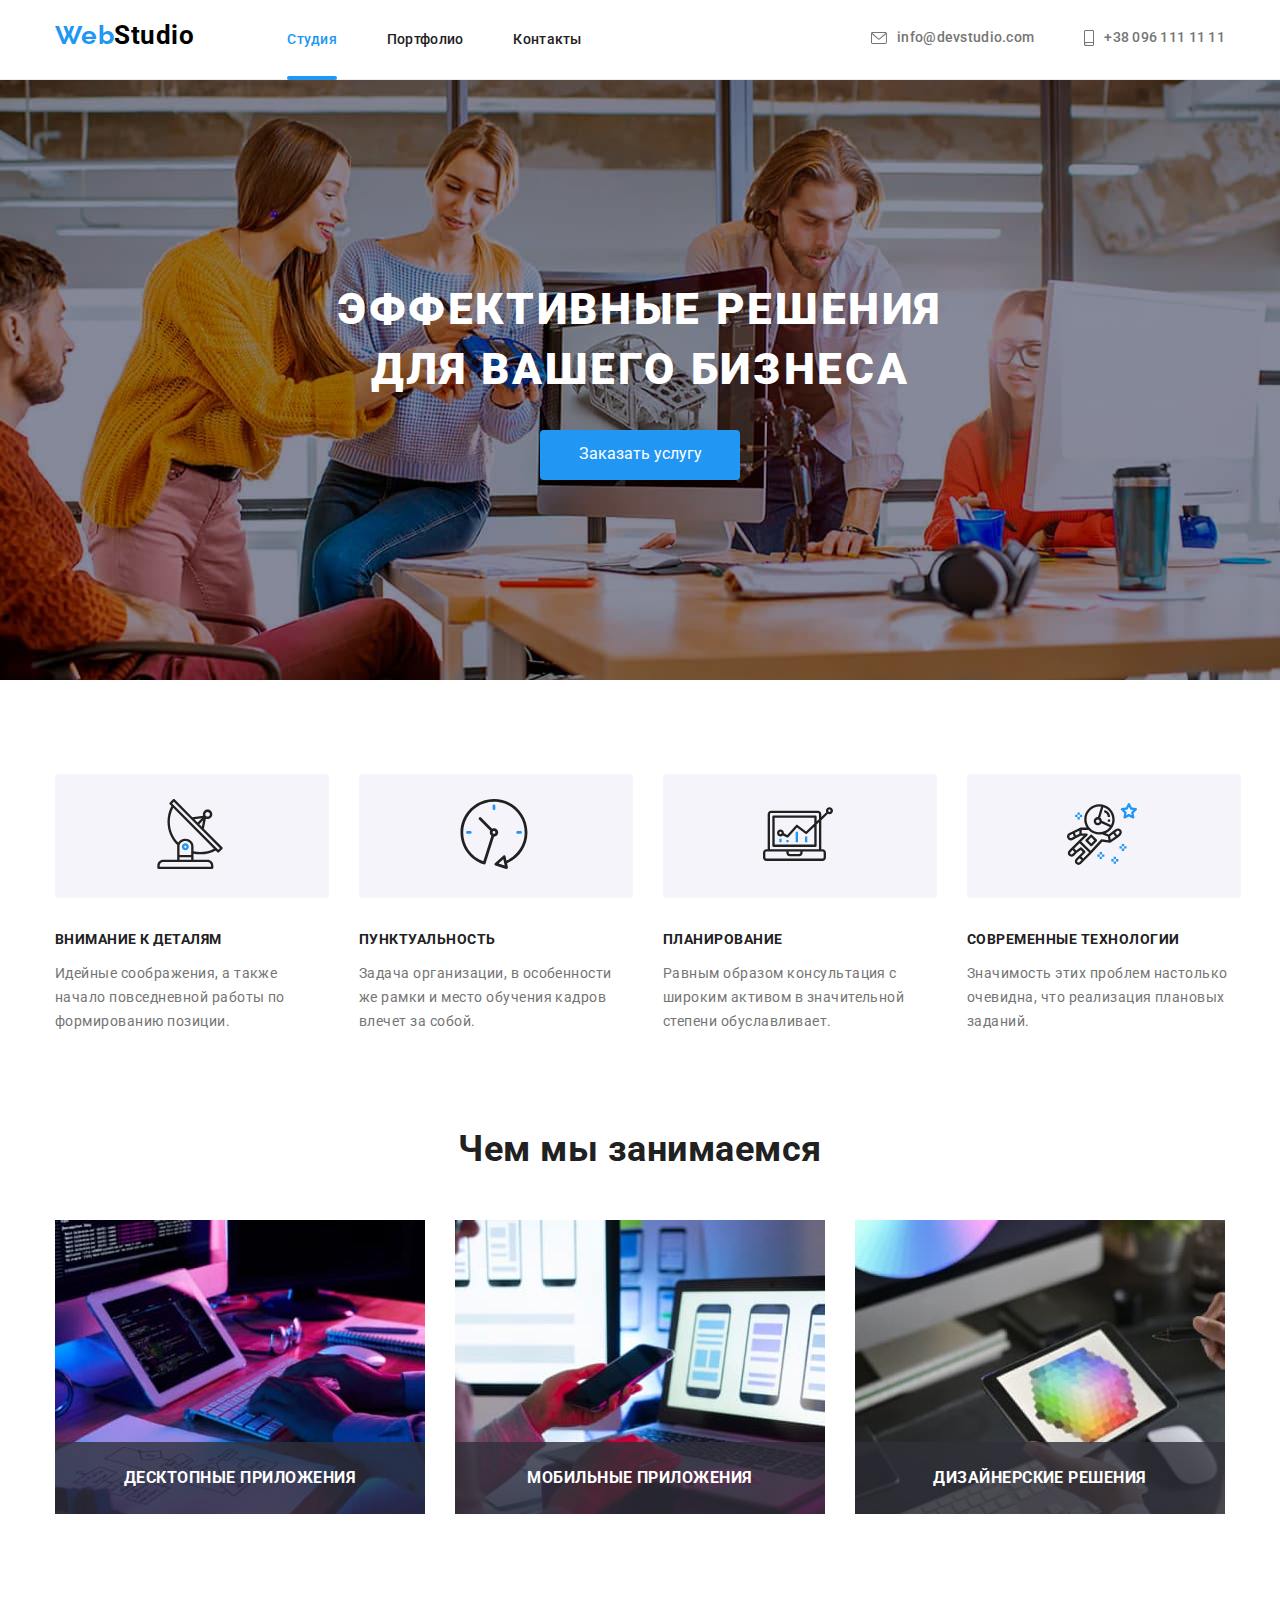
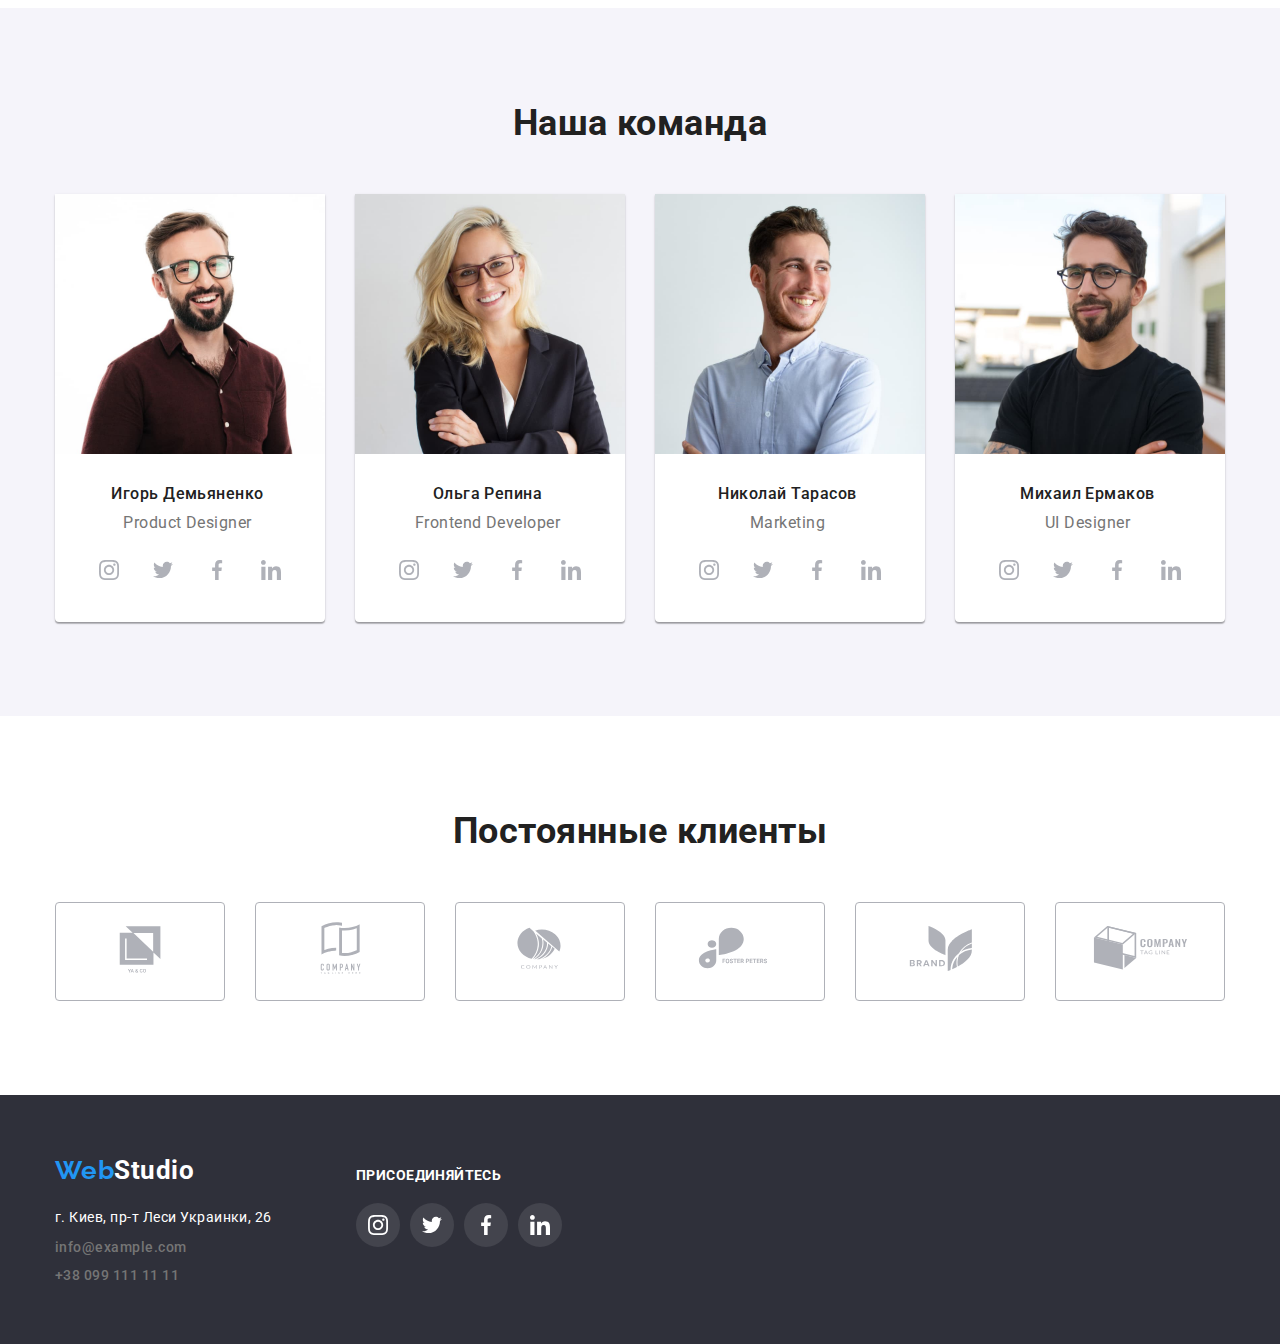
<file: index.html>
<!DOCTYPE html>
<html lang="ru">
<head>
    <meta charset="UTF-8">
    <meta http-equiv="X-UA-Compatible" content="IE=edge">
    <meta name="viewport" content="width=device-width, initial-scale=1.0">
    <title>Главная | Студия</title>
    <link rel="stylesheet"
        href="https://fonts.googleapis.com/css2?family=Raleway:wght@700&family=Roboto:wght@400;500;700;900&display=swap">
    <link rel="stylesheet" href="./css/modern-normalize.css">
        <link rel="stylesheet" href="./css/styles.css"> 
</head>

    <body>
        <!-- header -->
        <header class="page-header">
            <div class="container">
                <!-- webstudio logo -->
                <a class="logo-second" href="./index.html"><span class="logo-first">Web</span>Studio</a>
                <!-- website navigation -->
                <nav>
                    <ul class="nav list">
                        <li class="item"><a class="nav-links current" href="./index.html">Студия</a></li>
                        <li class="item"><a class="nav-links" href="./portfolio.html">Портфолио</a></li>
                        <li class="item"><a class="nav-links" href="">Контакты</a></li>
                    </ul>
                </nav>
                
                <!-- contacts -->
                <ul class="auth list">
                    <li class="item">
                        <a class="auth-nav" href="mailto:info@devstudio.com">
                            <svg class="icon" width="16px" height="12px">
                                <use href="./images/icons.svg#icon-envelope"></use>
                            </svg>
                            info@devstudio.com
                        </a>
                    </li>

                    <li class="item">
                        <a class="auth-nav smartphone-icon" href="tel:+380961111111">
                            <svg class="icon" width="10px" height="16px">
                                <use href="./images/icons.svg#icon-smartphone"></use>
                            </svg>
                             +38 096 111 11 11
                        </a>
                    </li>
                </ul>
            </div>
        </header>
    
        <main>
        <!-- hero -->
            <section class="hero">
                <div class="container">
                    <h1 class="hero-title">Эффективные решения <br /> для вашего бизнеса</h1>
                    <button type="button" class="button" data-modal-open>Заказать услугу</button>
                </div>
            </section>

        <!-- our advantagies -->
            <section class="section">
                <div class="container">
                    <h2 class="section-title hidden">Наши преимущества</h2>
                    <ul class="advantagies-list list">
                    <li class="items">
                        <div class="advantagies-box">
                            <svg width="70px" height="70px">
                                <use href="./images/icons.svg#icon-antenna"></use>
                            </svg>
                        </div>
                        <h3 class="title">Внимание к деталям</h3>
                        <p class="text">Идейные соображения, а также начало повседневной работы по формированию позиции.</p>
                    </li>

                    <li class="items">
                        <div class="advantagies-box">
                            <svg width="70px" height="70px">
                                <use href="./images/icons.svg#icon-clock"></use>
                            </svg>
                        </div>
                        <h3 class="title">Пунктуальность</h3>
                        <p class="text">Задача организации, в особенности же рамки и место обучения кадров влечет за собой.</p>
                    </li>
                    <li class="items">
                        <div class="advantagies-box">
                            <svg width="70px" height="70px">
                                <use href="./images/icons.svg#icon-diagram"></use>
                            </svg>
                        </div>
                        <h3 class="title">Планирование</h3>
                        <p class="text">Равным образом консультация с широким активом в значительной степени обуславливает.</p>
                    </li>
                    <li class="items">
                        <div class="advantagies-box">
                            <svg width="70px" height="70px">
                                <use href="./images/icons.svg#icon-astronaut"></use>
                            </svg>
                        </div>
                        <h3 class="title">Современные технологии</h3>
                        <p class="text">Значимость этих проблем настолько очевидна, что реализация плановых заданий.</p>
                    </li>
                </ul>
                </div>
            </section>

        <!-- what we do -->
            <section class="section no-top-padding">
               <div class="container">
                    <h2 class="section-title">Чем мы занимаемся</h2>
                    <ul class="examples list">
                        <li class="pics">
                            <div class="pics-wrapper">
                                <img src="./images/box1.jpg" alt="Человек работает за компьютером" width="370">
                                <div class="text-wrapper">
                                    <p class="text">Десктопные приложения</p>
                                </div>
                            </div>
                        </li>
                        
                        <li class="pics">
                            <div class="pics-wrapper">
                                <img src="./images/box2.jpg" alt="Человек cо смартфоном в руках работает за компьютером" width="370">
                                <div class="text-wrapper">
                                    <p class="text">Мобильные приложения</p>
                                </div>
                            </div>
                        </li>

                        <li class="pics">
                            <div class="pics-wrapper">
                                <img src="./images/box3.jpg" alt="Человек с планшетом в руках работает за компьютером" width="370">
                                <div class="text-wrapper">
                                    <p class="text">Дизайнерские решения</p>
                                </div>
                            </div>
                        </li>
                    </ul>
               </div>
            </section>

        <!-- our team -->
            <section class="section bg-color">
                <div class="container">
                    <h2 class="section-title">Наша команда</h2>
                    <ul class="team-list list">
                        <li class="team-thumb">
                            <img src="./images/img.jpg" alt="Фото дизайнера продукта" width="270">
                            
                            <div class="content">
                                <h3 class="title">Игорь Демьяненко</h3>
                                <p class="text">Product Designer</p>
                            </div>

                            <ul class="team-social">
                                <li class="team-social-element">
                                    <a class="team-social-link" href="#">
                                        <svg class="team-social-icon" width="20px" height="20px" aria-label="Instagram">
                                            <use href="./images/icons.svg#icon-instagram"></use>
                                        </svg>
                                    </a>
                                </li>
                            
                                <li class="team-social-element">
                                    <a class="team-social-link" href="#">
                                        <svg class="team-social-icon" width="20px" height="20px" aria-label="Twitter">
                                            <use href="./images/icons.svg#icon-twitter"></use>
                                        </svg>
                                    </a>
                                </li>
                            
                                <li class="team-social-element">
                                    <a class="team-social-link" href="#">
                                        <svg class="team-social-icon" width="20px" height="20px" aria-label="Facebook">
                                            <use href="./images/icons.svg#icon-facebook"></use>
                                        </svg>
                                    </a>
                                </li>
                            
                                <li class="team-social-element">
                                    <a class="team-social-link" href="#">
                                        <svg class="team-social-icon" width="20px" height="20px" aria-label="LinkedIn">
                                            <use href="./images/icons.svg#icon-linkedin"></use>
                                        </svg>
                                    </a>
                                </li>
                            </ul>
                        </li>
                    
                        <li class="team-thumb">
                            <img src="./images/img1.jpg" alt="Фото фронтэнд разработчика" width="270">
                            
                            <div class="content">
                                <h3 class="title">Ольга Репина</h3>
                                <p class="text">Frontend Developer</p>
                            </div>
                            
                            <ul class="team-social">
                                <li class="team-social-element">
                                    <a class="team-social-link" href="#">
                                        <svg class="team-social-icon" width="20px" height="20px" aria-label="Instagram">
                                            <use href="./images/icons.svg#icon-instagram"></use>
                                        </svg>
                                    </a>
                                </li>
                            
                                <li class="team-social-element">
                                    <a class="team-social-link" href="#">
                                        <svg class="team-social-icon" width="20px" height="20px" aria-label="Twitter">
                                            <use href="./images/icons.svg#icon-twitter"></use>
                                        </svg>
                                    </a>
                                </li>
                            
                                <li class="team-social-element">
                                    <a class="team-social-link" href="#">
                                        <svg class="team-social-icon" width="20px" height="20px" aria-label="Facebook">
                                            <use href="./images/icons.svg#icon-facebook"></use>
                                        </svg>
                                    </a>
                                </li>
                            
                                <li class="team-social-element">
                                    <a class="team-social-link" href="#">
                                        <svg class="team-social-icon" width="20px" height="20px" aria-label="LinkedIn">
                                            <use href="./images/icons.svg#icon-linkedin"></use>
                                        </svg>
                                    </a>
                                </li>
                            </ul>
                        </li>
                    
                        <li class="team-thumb">
                            <img src="./images/img2.jpg" alt="Фото маркетолога" width="270">
                            
                            <div class="content">
                                <h3 class="title">Николай Тарасов</h3>
                                <p class="text">Marketing</p>
                            </div>

                            <ul class="team-social">
                                <li class="team-social-element">
                                    <a class="team-social-link" href="#">
                                        <svg class="team-social-icon" width="20px" height="20px" aria-label="Instagram">
                                            <use href="./images/icons.svg#icon-instagram"></use>
                                        </svg>
                                    </a>
                                </li>
                            
                                <li class="team-social-element">
                                    <a class="team-social-link" href="#">
                                        <svg class="team-social-icon" width="20px" height="20px" aria-label="Twitter">
                                            <use href="./images/icons.svg#icon-twitter"></use>
                                        </svg>
                                    </a>
                                </li>
                            
                                <li class="team-social-element">
                                    <a class="team-social-link" href="#">
                                        <svg class="team-social-icon" width="20px" height="20px" aria-label="Facebook">
                                            <use href="./images/icons.svg#icon-facebook"></use>
                                        </svg>
                                    </a>
                                </li>
                            
                                <li class="team-social-element">
                                    <a class="team-social-link" href="#">
                                        <svg class="team-social-icon" width="20px" height="20px" aria-label="LinkedIn">
                                            <use href="./images/icons.svg#icon-linkedin"></use>
                                        </svg>
                                    </a>
                                </li>
                            </ul>
                        </li>
                    
                        <li class="team-thumb">
                            <img src="./images/img3.jpg" alt="Фото дизайнера" width="270">
                            
                            <div class="content">
                                <h3 class="title">Михаил Ермаков</h3>
                                <p class="text">UI Designer</p>
                            </div>

                            <ul class="team-social">
                                <li class="team-social-element">
                                    <a class="team-social-link" href="#">
                                        <svg class="team-social-icon" width="20px" height="20px" aria-label="Instagram">
                                            <use href="./images/icons.svg#icon-instagram"></use>
                                        </svg>
                                    </a>
                                </li>
                            
                                <li class="team-social-element">
                                    <a class="team-social-link" href="#">
                                        <svg class="team-social-icon" width="20px" height="20px" aria-label="Twitter">
                                            <use href="./images/icons.svg#icon-twitter"></use>
                                        </svg>
                                    </a>
                                </li>
                            
                                <li class="team-social-element">
                                    <a class="team-social-link" href="#">
                                        <svg class="team-social-icon" width="20px" height="20px" aria-label="Facebook">
                                            <use href="./images/icons.svg#icon-facebook"></use>
                                        </svg>
                                    </a>
                                </li>
                            
                                <li class="team-social-element">
                                    <a class="team-social-link" href="#">
                                        <svg class="team-social-icon" width="20px" height="20px" aria-label="LinkedIn">
                                            <use href="./images/icons.svg#icon-linkedin"></use>
                                        </svg>
                                    </a>
                                </li>
                            </ul>   
                        </li>
                    </ul>
                </div>
            </section>
        </main>

        <aside class="partners">
            <div class="container">
                <h2 class="partners-title">Постоянные клиенты</h2>
                <ul class="partners-list list">
                    <li class="partners-element">
                        <a class="partners-link" href="#">
                            <svg class="partners-icon" width="106px" height="60px">
                                <use href="./images/icons.svg#icon-client-1"></use>
                            </svg>
                        </a>
                    </li>
        
                    <li class="partners-element">
                        <a class="partners-link" href="#"><svg class="partners-icon" width="106px" height="60px">
                                <use href="./images/icons.svg#icon-client-2"></use>
                            </svg></a>
                    </li>
        
                    <li class="partners-element">
                        <a class="partners-link" href="#">
                            <svg class="partners-icon" width="106px" height="60px">
                                <use href="./images/icons.svg#icon-client-3"></use>
                            </svg>
                        </a>
                    </li>
        
                    <li class="partners-element">
                        <a class="partners-link" href="#">
                            <svg class="partners-icon" width="106px" height="60px">
                                <use href="./images/icons.svg#icon-client-4"></use>
                            </svg>
                        </a>
                    </li>
        
                    <li class="partners-element">
                        <a class="partners-link" href="#">
                            <svg class="partners-icon" width="106px" height="60px">
                                <use href="./images/icons.svg#icon-client-5"></use>
                            </svg>
                        </a>
                    </li>
        
                    <li class="partners-element">
                        <a class="partners-link" href="#"><svg class="partners-icon" width="106px" height="60px">
                                <use href="./images/icons.svg#icon-client-6"></use>
                            </svg></a>
                    </li>
                </ul>
            </div>
        </aside>

        <!-- fotter -->
        <footer class="footer-bcg">
            <div class="container">
                <div>
                    <a class="logo-third" href="./index.html"><span class="logo-first">Web</span>Studio</a>
                    <address>
                        <ul class="footer-info list">
                            <li class="item">
                                <a class="geo-link" href="https://goo.gl/maps/qYnhFTQPUGNC2JMP8">
                                    г. Киев, пр-т Леси Украинки, 26
                                </a>
                            </li>
                            <li class="item"><a class="link" href="mailto:info@example.com">info@example.com</a></li>
                            <li class="item"><a class="link" href="tel:+380991111111">+38 099 111 11 11</a></li>
                        </ul>
                    </address>
                </div>

                <div class="footer-thumb">
                    <h3 class="footer-socials-title">Присоединяйтесь</h3>
                    <ul class="footer-socials list">
                        <li class="footer-socials-element">
                            <a class="footer-socials-link" href="#">
                                <svg class="footer-socials-icon" width="20px" height="20px" aria-label="Instagram">
                                    <use href="./images/icons.svg#icon-instagram"></use>
                                </svg>
                            </a>
                        </li>
                        
                        <li class="footer-socials-element">
                            <a class="footer-socials-link" href="#">
                                <svg class="footer-socials-icon" width="20px" height="20px" aria-label="Twitter">
                                    <use href="./images/icons.svg#icon-twitter"></use>
                                </svg>
                            </a>
                        </li>
                        
                        <li class="footer-socials-element">
                            <a class="footer-socials-link" href="#">
                                <svg class="footer-socials-icon" width="20px" height="20px" aria-label="Facebook">
                                    <use href="./images/icons.svg#icon-facebook"></use>
                                </svg>
                            </a>
                        </li>
                        
                        <li class="footer-socials-element">
                            <a class="footer-socials-link" href="#">
                                <svg class="footer-socials-icon" width="20px" height="20px" aria-label="LinkedIn">
                                    <use href="./images/icons.svg#icon-linkedin"></use>
                                </svg>
                            </a>
                        </li>
                    </ul>
                </div>
            </div>
        </footer>
        
        <div class="backdrop is-hidden" data-modal>
            <div class="modal">
                <button type="button" class="close-modal-btn" data-modal-close>
                    <svg class="close-modal-icon" width="11px" height="11px">
                        <use href="./images/icons.svg#icon-close-modal"></use>
                    </svg>
                </button>
            </div>
        </div>
        <script src="./js/modal.js"></script>
    </body>

    


</html>
</file>
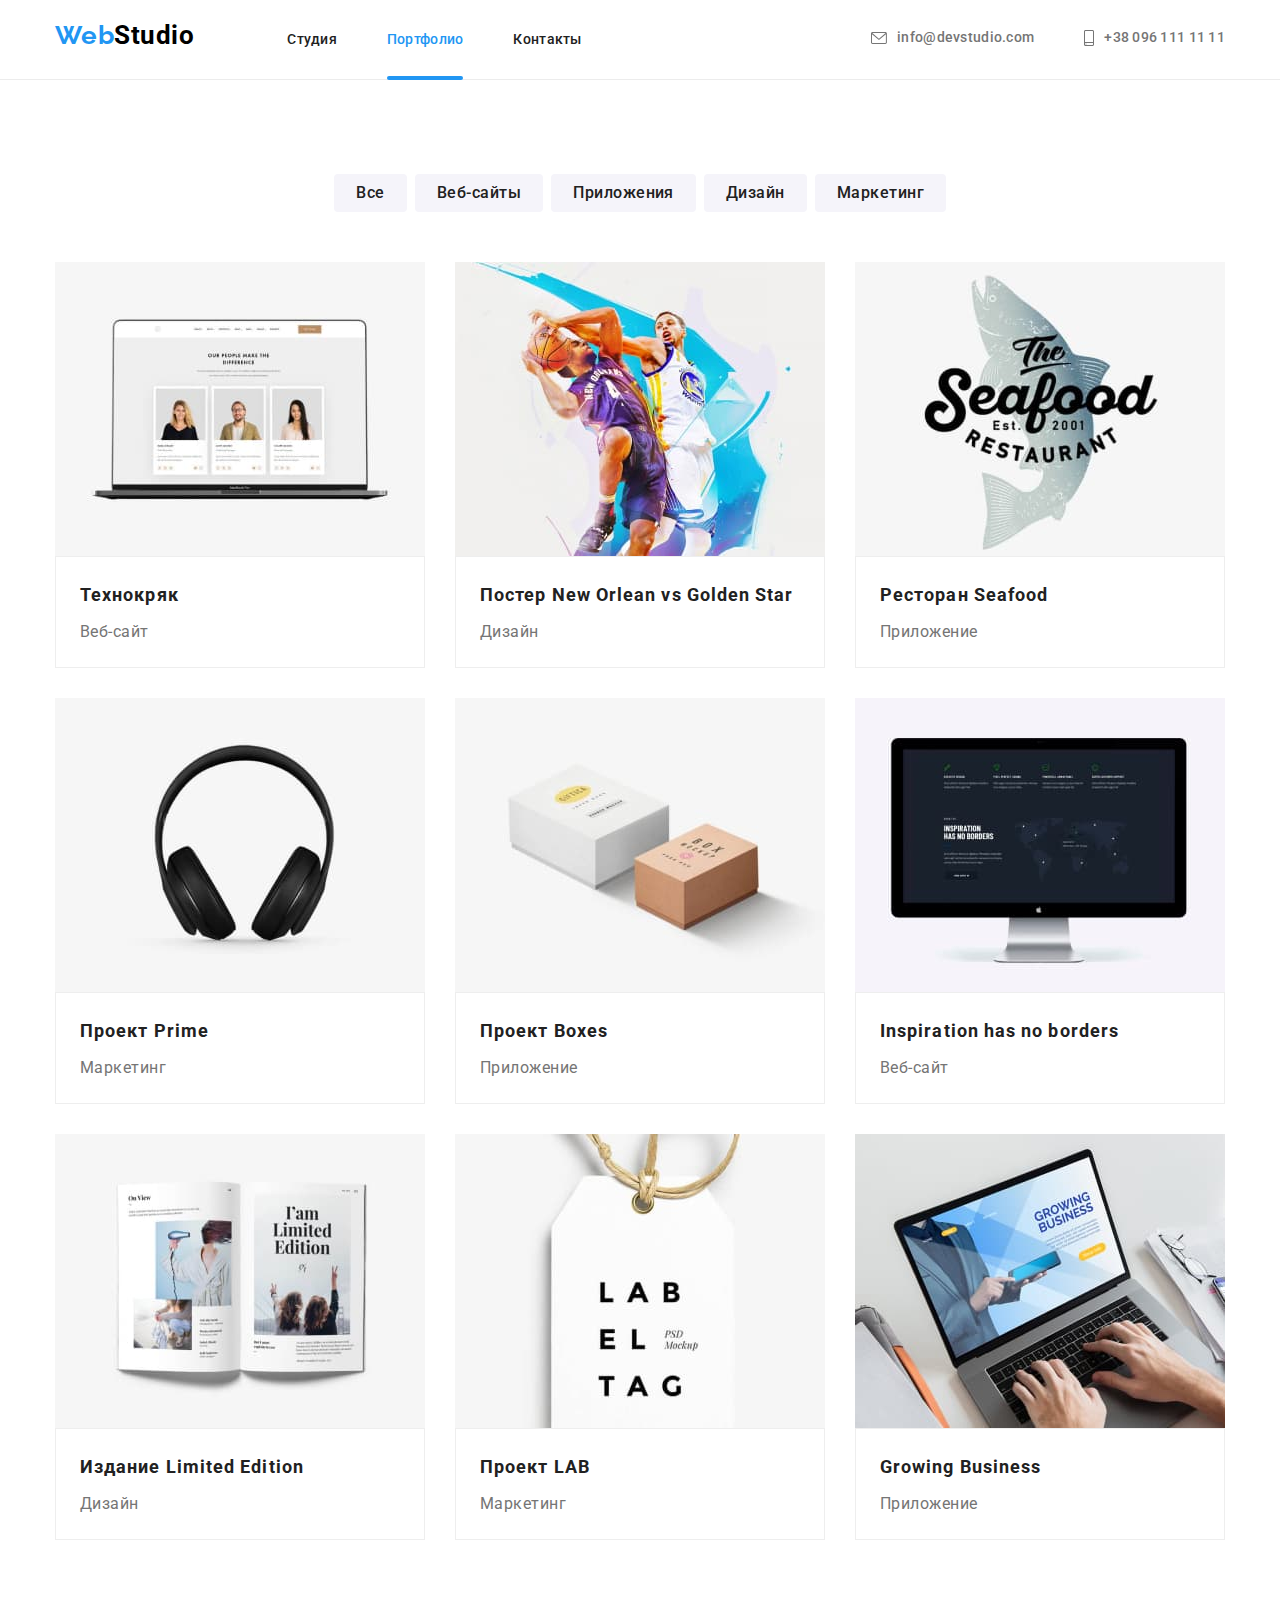
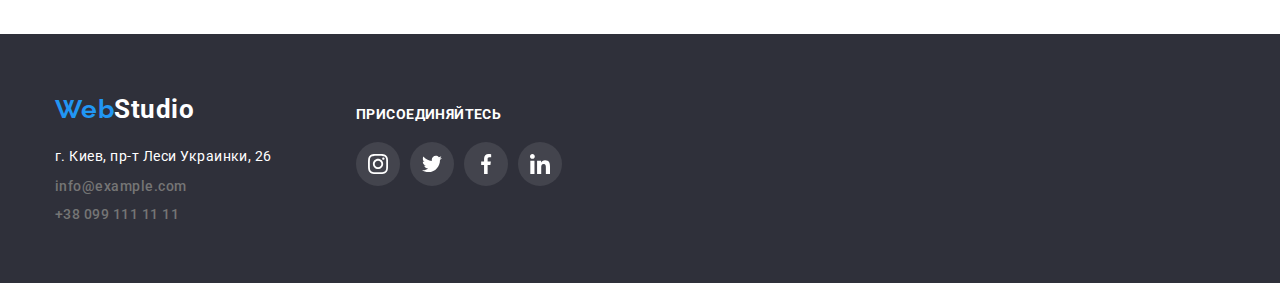
<file: portfolio.html>
<!DOCTYPE html>
<html lang="en">
<head>
    <meta charset="UTF-8">
    <meta http-equiv="X-UA-Compatible" content="IE=edge">
    <meta name="viewport" content="width=device-width, initial-scale=1.0">
    <title>Portfolio</title>
    <link rel="stylesheet"
        href="https://fonts.googleapis.com/css2?family=Raleway:wght@700&family=Roboto:wght@400;500;700;900&display=swap">
    <link rel="stylesheet" href="./css/modern-normalize.css">
        <link rel="stylesheet" href="./css/styles.css">
</head>

<body>
    <!-- header -->
    <header class="page-header">
        <div class="container">
            <!-- webstudio logo -->
            <a class="logo-second" href="./index.html"><span class="logo-first">Web</span>Studio</a>
            <!-- website navigation -->
            <nav>
                <ul class="nav list">
                    <li class="item"><a class="nav-links" href="./index.html">Студия</a></li>
                    <li class="item"><a class="nav-links current" href="./portfolio.html">Портфолио</a></li>
                    <li class="item"><a class="nav-links" href="">Контакты</a></li>
                </ul>
            </nav>
    
            <!-- contacts -->
            <ul class="auth list">
                <li class="item">
                    <a class="auth-nav" href="mailto:info@devstudio.com">
                        <svg class="icon" width="16px" height="12px">
                            <use href="./images/icons.svg#icon-envelope"></use>
                        </svg>
                        info@devstudio.com
                    </a>
                </li>
            
                <li class="item">
                    <a class="auth-nav smartphone-icon" href="tel:+380961111111">
                        <svg class="icon" width="10px" height="16px">
                            <use href="./images/icons.svg#icon-smartphone"></use>
                        </svg>
                        +38 096 111 11 11
                    </a>
                </li>
            </ul>
        </div>
    </header>

    <!-- main section -->
    <main>
        <section class="section">
            <div class="container">
                <h1 class="section-title hidden">Примеры работ</h1>
                
                <ul class="submenu list">
                    <li class="filter"><button type="button" class="submenu-button">Все</button></li>
                    <li class="filter"><button type="button" class="submenu-button">Веб-сайты</button></li>
                    <li class="filter"><button type="button" class="submenu-button">Приложения</button></li>
                    <li class="filter"><button type="button" class="submenu-button">Дизайн</button></li>
                    <li class="filter"><button type="button" class="submenu-button">Маркетинг</button></li>
                </ul>
                
                <ul class="projects list">
                    <li class="cards">
                        <a class="link" href="">
                            <div class="overlay-wrapper">
                                <img src="./images/work-examples/technokryak-web-site.jpg" alt="Изображение сайта Технокряк" width="370">
                                
                                <div class="overlay">
                                    <p class="overlay-text">Технокряк это современная площадка распространения коронавируса. Компании используют эту платформу для цифрового
                                    шпионажа и атак на защищённые сервера конкурентов.</p>
                                </div>
                            </div>
                            
                            <div class="description">
                                <h2 class="example">Технокряк</h2>
                                <p class="text">Веб-сайт</p>
                            </div>
                        </a>
                    </li>
                
                    <li class="cards">
                        <a class="link" href="">
                            <div class="overlay-wrapper">
                                <img src="./images/work-examples/poster-new-orlean-vs-golden-star-design.jpg" alt="Два баскетболиста борятся за мяч"
                                    width="370">
                                <div class="overlay">
                                    <p class="overlay-text">Нереально красивый постер нереально красивого баскетбольного матча с нереально крутыми игроками и нереально преданными поклонниками в нереальном Нью Орлеане.</p>
                                </div>
                            </div>
                            
                            <div class="description">
                                <h2 class="example">Постер New Orlean vs Golden Star</h2>
                                <p class="text">Дизайн</p>
                            </div>
                        </a>
                    </li>
                
                    <li class="cards">
                        <a class="link" href="">
                            <div class="overlay-wrapper">
                                <img src="./images/work-examples/seafood-restraunt-app.jpg" alt="Логотип ресторана Seafood" width="370">
                                
                                <div class="overlay">
                                    <p class="overlay-text">Ресторан Seafood - место, где можно попробовать любые дары моря, даже Посейдона. Интерьер сдержарнный, музыка - легкая и живая, напитки - изысканные. Есть опция морской рыбалки на судне с пьяными моряками. </p>
                                </div>
                            </div>
                            
                            <div class="description">
                                <h2 class="example">Ресторан Seafood</h2>
                                <p class="text">Приложение</p>
                            </div>
                        </a>
                    </li>
                
                    <li class="cards">
                        <a class="link" href="">
                            <div class="overlay-wrapper">
                                <img src="./images/work-examples/prime-project-marketing.jpg" alt="Наушники, которые надеваются через голову"
                                    width="370">
                                    
                                <div class="overlay">
                                    <p class="overlay-text">Проект Prime - сервис, который поможет увеличить продажи каждому клиенту. Даже если вы ничего не планировали продавать,
                                    Prime все равно продадаст ваши вещи или услуги. Увы, но так устроен маркетинг рептилоидов.</p>
                                </div>
                            </div>
 
                            <div class="description">
                                <h2 class="example">Проект Prime</h2>
                                <p class="text">Маркетинг</p>
                            </div>
                        </a>
                    </li>
                
                    <li class="cards">
                        <a class="link" href="">
                            <div class="overlay-wrapper">
                                <img src="./images/work-examples/boxes-project-app.jpg" alt="Две коробки. Одна белая, другая коричневая" width="370">
                                
                                <div class="overlay">
                                    <p class="overlay-text">Приложение Boxes создано для тех, кто любит коробки. Маленькие, средние, большие, с бантиками и без, даже с доставки Новой почты - Boxes найдет все. Признайтесь, вы - котейка?</p>
                                </div>
                            </div>
                            
                            <div class="description">
                                <h2 class="example">Проект Boxes</h2>
                                <p class="text">Приложение</p>
                            </div>
                        </a>
                    </li>
                
                    <li class="cards">
                        <a class="link" href="">
                            <div class="overlay-wrapper">
                                <img src="./images/work-examples/web-site-inspiration.jpg" alt="Компьютер Mac с открытым сайтом" width="370">
                            
                                <div class="overlay">
                                    <p class="overlay-text">Парадоксально, но веб-сайт - инструмент массонов. Хоть они и прилетели с Нубиру, однако именно интернет поможет захватить власть в Солнечной системе, а позже и на Альфа Центавра</p>
                                </div>
                            </div>
                            
                            <div class="description">
                                <h2 class="example">Inspiration has no borders</h2>
                                <p class="text">Веб-сайт</p>
                            </div>
                        </a>
                    </li>
                
                    <li class="cards">
                        <a class="link" href="">
                            <div class="overlay-wrapper">
                                <img src="./images/work-examples/publisher-limited-edition-design.jpg" alt="Разворот журнала с иллюстрациями"
                                    width="370">
                            
                                <div class="overlay">
                                    <p class="overlay-text">Издание Limited Edition основали трое друзей: Винсент Вега, Джулс Уиннфилд и Мия Уоллес. Благодаря многолетнему опыту, издательство оздоравливает литературный мир инъекциями молодых талантов.</p>
                                </div>
                            </div>
                            
                            <div class="description">
                                <h2 class="example">Издание Limited Edition</h2>
                                <p class="text">Дизайн</p>
                            </div>
                        </a>
                    </li>
                
                    <li class="cards">
                        <a class="link" href="">
                            <div class="overlay-wrapper">
                                <img src="./images/work-examples/project-lab-app.jpg" alt="Лейбл с логотипом компании" width="370">
                            
                                <div class="overlay">
                                    <p class="overlay-text">Проект LAB сотрудничает только с лабоработиями. Неудивительно, ведь стартап пренадлежит Уолтеру Уайту и Джесси Пинкману. Требование одно - оборудование в трейлере и никаких Los Pollos Hermanos.</p>
                                </div>
                            </div>
                            
                            <div class="description">
                                <h2 class="example">Проект LAB</h2>
                                <p class="text">Маркетинг</p>
                            </div>
                        </a>
                    </li>
                
                    <li class="cards">
                        <a class="link" href="">
                            <div class="overlay-wrapper">
                                <img src="./images/work-examples/growing-business-app.jpg" alt="Ноутбук с приложением Growing Business" width="370">
                            
                                <div class="overlay">
                                    <p class="overlay-text">Платформа Growing Business поможет забыть, что биткоин стоил 600 баксов, когда ты о нем узнал. Искусстевенный интелект вычисляет перспективыне токены и позволяет зарабатывать лежа на диване.</p>
                                </div>
                            </div>
                            
                            <div class="description">
                                <h2 class="example">Growing Business</h2>
                                <p class="text">Приложение</p>
                            </div>
                        </a>
                    </li>
                </ul>
            </div>
        </section>
    </main>

    <!-- fotter -->
    <footer class="footer-bcg">
        <div class="container">
            <div>
                <a class="logo-third" href="./index.html"><span class="logo-first">Web</span>Studio</a>
                <address>
                    <ul class="footer-info list">
                        <li class="item">
                            <a class="geo-link" href="https://goo.gl/maps/qYnhFTQPUGNC2JMP8">
                                г. Киев, пр-т Леси Украинки, 26
                            </a>
                        </li>
                        <li class="item"><a class="link" href="mailto:info@example.com">info@example.com</a></li>
                        <li class="item"><a class="link" href="tel:+380991111111">+38 099 111 11 11</a></li>
                    </ul>
                </address>
            </div>
    
            <div class="footer-thumb">
                <h3 class="footer-socials-title">Присоединяйтесь</h3>
                <ul class="footer-socials list">
                    <li class="footer-socials-element">
                        <a class="footer-socials-link" href="#">
                            <svg class="footer-socials-icon" width="20px" height="20px" aria-label="Instagram">
                                <use href="./images/icons.svg#icon-instagram"></use>
                            </svg>
                        </a>
                    </li>
    
                    <li class="footer-socials-element">
                        <a class="footer-socials-link" href="#">
                            <svg class="footer-socials-icon" width="20px" height="20px" aria-label="Twitter">
                                <use href="./images/icons.svg#icon-twitter"></use>
                            </svg>
                        </a>
                    </li>
    
                    <li class="footer-socials-element">
                        <a class="footer-socials-link" href="#">
                            <svg class="footer-socials-icon" width="20px" height="20px" aria-label="Facebook">
                                <use href="./images/icons.svg#icon-facebook"></use>
                            </svg>
                        </a>
                    </li>
    
                    <li class="footer-socials-element">
                        <a class="footer-socials-link" href="#">
                            <svg class="footer-socials-icon" width="20px" height="20px" aria-label="LinkedIn">
                                <use href="./images/icons.svg#icon-linkedin"></use>
                            </svg>
                        </a>
                    </li>
                </ul>
            </div>
        </div>
    </footer>
</body>
</html>
</file>
<file: css/styles.css>
/* Цвет кнопок первичный #2196F3 */
/* Цвет заголовков #212121 */
/* Цвет текста в абзацах #757575  */
/* Цвет текста белый #ffffff */
/* цвет ссылок в футере rgba(255,255,255, .6) */

/* Оформление элементов с общим дизайном */
:root {
  --primary-color: #2196f3;
  --headings-color: #212121;
  --primary-text-color: #757575;
  --secondary-text-color: #ffffff;
  --footer-links-color: rgba(255, 255, 255, 0.6);
  --bcg-color: #2f303a;
  --logo-last-part1-color: #000000;
  --logo-last-part2-color: #ffffff;
  --card-overlay-bcg-color: rgba(33, 150, 243, 0.9);

  --cage-gaps: 30px;

  --transition-time-common: 250ms;
  --transition-time-overlay-text: 500ms;
  --transition-func: cubic-bezier(0.4, 0, 0.2, 1);
}

body {
  font-family: Roboto, sans-serif;
  letter-spacing: 0.03em;

  background-color: var(--secondary-text-color);
  color: var(--primary-text-color);
}

/* Классы-утилиты */

/* убирает стили у всех списков */
.list {
  margin: 0;
  padding: 0;

  list-style: none;
}

/* скрывает заголовок */
.hidden {
  position: absolute;
  top: -9999px;
  left: -9999px;
}

/* добавляет нижний отступ для хедера в портфолио
.bottom-margin {
  margin-bottom: 94px;
} */

/* убирает нижний зазор у картинок с тегом img */

img {
  display: block;
  max-width: 100%;
}

/* Добавляет фоновый цвет для секции Наша команда */
.bg-color {
  background-color: #f5f4fa;
}

/* универсальный контейнер */

.container {
  width: 1200px;
  padding-right: 15px;
  padding-left: 15px;
  margin-left: auto;
  margin-right: auto;

  /* background-color: lightblue; */
}

/* Оформление хедера */

.page-header {
  height: 80px;
  border-bottom: 1px solid #ececec;
}

.page-header .container {
  display: flex;
  align-items: baseline;
}

.nav {
  display: flex;
  margin-left: 93px;
}

.nav .item {
  padding-top: 32px;
  padding-bottom: 32px;
  margin-right: 50px;
}

.nav :last-child {
  margin-right: 0;
}

.auth {
  display: flex;
  margin-left: auto;
}

.auth .item {
  display: flex;
  margin-right: 50px;
  align-items: center;
}

.auth :last-child {
  margin-right: 0px;
}

.smartphone-icon {
  content: "";
}

/* Оформление логотипа */

.logo-first {
  font-family: Raleway, sans-serif;
  font-weight: 700;
  font-size: 26px;
  line-height: 1.19;
  letter-spacing: 0.03em;
  text-decoration: none;

  color: var(--primary-color);
}

.logo-second {
  font-weight: 700;
  font-size: 26px;
  line-height: 1.19;
  text-decoration: none;

  color: var(--logo-last-part1-color);
}

.logo-third {
  font-weight: 700;
  font-size: 26px;
  line-height: 1.19;
  text-decoration: none;

  color: var(--logo-last-part2-color);
}

/* ОФормление навигации */

.nav .nav-links {
  display: block;

  font-weight: 500;
  font-size: 14px;
  line-height: 1.14;
  letter-spacing: 0.02em;
  text-decoration: none;

  color: var(--headings-color);
}

.nav .nav-links:hover,
.nav .nav-links:focus {
  color: var(--primary-color);
  border: none;

  transition: color var(--transition-time-common) var(--transition-func);
}

.nav .nav-links.current {
  color: var(--primary-color);
}

.nav-links.current::after {
  display: block;
  margin-top: 28px;

  content: "";
  width: 100%;
  height: 4px;

  border-radius: 2px;

  background-color: var(--primary-color);
}

/* .auth .icon:hover,
.auth .icon:focus {
  fill: currentColor;
  cursor: pointer;
} */

/* Оформление ссылок в секции контактов */

.auth-nav .item {
  display: flex;
  align-items: center;
}

.auth .auth-nav {
  display: flex;
  align-items: center;

  font-weight: 500;
  font-size: 14px;
  line-height: 1.14;
  letter-spacing: 0.02em;
  text-decoration: none;

  color: var(--primary-text-color);
}

.auth-nav:hover,
.auth-nav:focus {
  color: var(--primary-color);

  transition: color var(--transition-time-common) var(--transition-func);
}

.auth-nav:hover .icon {
  fill: currentColor;

  transition: fill var(--transition-time-common) var(--transition-func);
}

.auth-nav .icon {
  fill: #757575;
  margin-right: 10px;
}
/* Оформляем Hero */

.hero {
  padding-top: 200px;
  padding-bottom: 200px;

  background-image: url("../images/bg-img-hero.jpg"),
    linear-gradient(to right, #2f303a 40%, #c4c4c4, #2f303a 40%);
  background-repeat: no-repeat;
  background-size: cover;
  background-position: center;

  /* background-color: var(--bcg-color); */
}

.hero-title {
  margin-top: 0;
  margin-bottom: 30px;
  padding: 0;

  font-weight: 900;
  font-size: 44px;
  line-height: 1.36;

  text-align: center;
  letter-spacing: 0.06em;
  text-transform: uppercase;

  color: var(--secondary-text-color);
}

.hero > .container {
  text-align: center;
}

/* оформление секций */
.section {
  padding-top: 94px;
  padding-bottom: 94px;
}

/* .section > .container {
  margin-bottom: 94px;

} */

.title {
  margin-top: 0;
  margin-right: 0;
  margin-bottom: 10px;
  margin-left: 0;

  padding: 0;
}

.section-title {
  margin: 0;
  padding: 0;

  font-weight: 700;
  font-size: 36px;
  line-height: 1.17;
  text-align: center;

  color: var(--headings-color);
}

/* Сетка для блока Наши преимущества */
.advantagies-list {
  display: flex;
  margin-right: -30px;
  margin-top: -30px;

  /* margin-top: var(-1 * (--cage-gaps));
  margin-left: var(-1 * (--cage-gaps)); */
  padding: 0;
}

.items {
  flex-basis: calc(91% / 3 - 90px);
  margin-right: 30px;
  margin-top: 30px;

  /* flex-basis: calc((100% - var(--cage-gaps)) / 4);
  margin-top: var(--cage-gaps);
  margin-left: var(--cage-gaps); */

  /* outline: 1px solid darkblue; */
}

.items:last-child {
  margin-right: 0;
}

.items .text {
  margin: 0;

  font-size: 14px;
  line-height: 1.71;
}

.advantagies-list .title {
  font-weight: 700;
  font-size: 14px;
  line-height: 1.14;
  text-transform: uppercase;

  color: var(--headings-color);
}

.advantagies-list .title {
  font-size: 14px;
  line-height: 1.71;
}

.team-list .title {
  font-weight: 500;
  font-size: 16px;
  line-height: 1.19;

  color: var(--headings-color);
}

.team-list .text {
  font-size: 16px;
  line-height: 1.19;
}

/* Коробочки для иконок в секции Преимущества */

.advantagies-box {
  min-width: 270px;

  padding-top: 25px;
  padding-bottom: 25px;
  padding-left: 100px;
  padding-right: 100px;
  margin-bottom: 30px;

  border-radius: 4px;

  background-color: #f5f4fa;
}

/* Оформление секции Что мы делаем*/

.container > .section-title {
  margin-bottom: 50px;
}

.container .examples {
  display: flex;

  z-index: 1;
}

.examples {
  flex-basis: calc(100% / 2 - 60px);
  margin-top: -30px;
  margin-right: -30px;

  /*   
  flex-basis: calc((100% - 60px) / 3);
  margin-top: var(-1 * (--cage-gaps));
  margin-left: var(-1 * (--cage-gaps)); */
}

.pics {
  margin-top: 30px;
  margin-right: 30px;

  /* margin-top: var(--cage-gaps);
  margin-left: var(--cage-gaps); */
}

.pics:last-of-type {
  margin-right: 0;
}

.no-top-padding {
  padding-top: 0;
}

/* Обертка для текста картиников в секции What we do */

.pics-wrapper {
  position: relative;
}

/* .pics-wrapper > img {
  z-index: 1;
} */

.text-wrapper {
  position: absolute;
  bottom: 0;

  width: 100%;

  padding: 27px 0;
  margin: auto;

  background-color: rgba(47, 48, 58, 0.8);
}

.text-wrapper > .text {
  margin: 0;
  padding: 0;

  font-weight: 700;
  text-align: center;
  text-transform: uppercase;

  color: var(--secondary-text-color);
}

/* Оформление секции Наша команда */

/* Сетка для секции Наша команда */

.team-list {
  display: flex;
  margin-top: -30px;
  margin-left: -30px;
  padding: 0;
}

.team-thumb {
  flex-basis: calc((100% - var(--cage-gaps)) / 4);
  margin-top: var(--cage-gaps);
  margin-left: var(--cage-gaps);

  padding-bottom: 30px;

  box-shadow: 0px 1px 3px rgba(0, 0, 0, 0.12), 0px 1px 1px rgba(0, 0, 0, 0.14),
    0px 2px 1px rgba(0, 0, 0, 0.2);
  border-radius: 0px 0px 4px 4px;
  overflow: hidden;

  background-color: #ffffff;
}

.team-thumb .title {
  margin-bottom: 10px;
}

/* Оформление коробочек и иконок для секции Наша команда */

.team-social {
  display: flex;
  justify-content: center;
  padding: 0;
  /* margin-right: auto;
  margin-left: auto; */
}

.team-social :not(:last-child) {
  margin-right: 10px;
}

.team-social-element {
  margin: 0;
  padding: 0;
  list-style: none;
}

.team-social-element .team-social-link {
  display: flex;
  justify-content: center;
  align-items: center;

  width: 44px;
  height: 44px;

  border-radius: 100%;
}

.team-social-icon {
  object-fit: contain;
  overflow: visible;

  fill: #afb1b8;

  border-radius: 100%;
}

.team-social-link:hover,
.team-social-link:focus {
  background-color: var(--primary-color);

  transition: background-color var(--transition-time-common)
    var(--transition-func);
}

.team-social-link:hover .team-social-icon,
.team-social-link:focus .team-social-icon {
  fill: var(--secondary-text-color);

  transition: fill var(--transition-time-common) var(--transition-func);
}

/* Обертка для заголовка и текста под фото команды */

.team-thumb .content {
  padding-top: 30px;
  padding-right: 58px;
  padding-bottom: 0;
  padding-left: 53px;

  margin-bottom: 16px;

  text-align: center;
}

.content .text {
  margin: 0;
  padding: 0;

  margin-bottom: 16px;
}

/* Оформление секции Наши партенры */
.partners .container {
  padding: 94px 15px;
}

.partners-title {
  margin: 0;
  padding: 0;

  margin-bottom: 50px;

  font-weight: 700;
  font-size: 36px;
  line-height: 1.17;
  text-align: center;

  color: var(--headings-color);
}

.partners-list {
  display: flex;
}

.partners-element {
  width: 170px;

  padding: 16px 32px;

  border: 1px solid #afb1b8;
  border-radius: 4px;
}

.partners-element:not(:last-child) {
  margin-right: 30px;
}

.partners-icon {
  fill: #afb1b8;
}

.partners-link:hover .partners-icon,
.partners-link:focus .partners-icon {
  fill: var(--primary-color);

  transition: fill var(--transition-time-common) var(--transition-func);
}

/* Оформление адреса в футуре  */

.footer-bcg {
  background-color: var(--bcg-color);
}

.footer-bcg .container {
  display: flex;
  padding-top: 60px;
  padding-bottom: 60px;
}

.container .logo-third {
  display: block;
  margin-bottom: 20px;
}

.footer-info .item:not(:last-child) {
  margin-bottom: 9px;
}

.item .geo-link {
  font-size: 14px;
  line-height: 1.71;
  text-decoration: none;
  font-style: normal;

  color: var(--secondary-text-color);
}

.footer-info {
  min-width: 231px;
}

.footer-info .link {
  font-weight: 500;
  font-size: 14px;
  line-height: 1.14;
  text-decoration: none;
  font-style: normal;

  color: var(--primary-text-color);
}

.footer-info .link:hover,
.footer-info .link:focus {
  background-color: var(--primary-color);
  color: var(--secondary-text-color);

  transition: background-color var(--transition-time-common)
      var(--transition-func),
    color var(--transition-time-common) var(--transition-func);
}

/* Секция с сслыками на соцсети в футере*/

.footer-thumb {
  margin-left: 70px;
}

.footer-socials {
  display: flex;
}

.footer-socials-title {
  margin: 0;
  padding: 0;
  padding-top: 12px;
  margin-bottom: 20px;

  font-weight: 700;
  font-size: 14px;
  line-height: 16px;

  letter-spacing: 0.03em;
  text-transform: uppercase;

  color: var(--secondary-text-color);
}

.footer-socials-element .footer-socials-link {
  display: flex;
  justify-content: center;
  align-items: center;

  width: 44px;
  height: 44px;

  border-radius: 100%;

  background-color: #43444d;
}

.footer-socials-icon {
  object-fit: contain;
  overflow: visible;

  fill: #ffffff;

  border-radius: 100%;
}

.footer-socials-element:not(:last-child) {
  margin-right: 10px;
}

.footer-socials-link:hover,
.footer-socials-link:focus {
  background-color: var(--primary-color);

  transition: background-color var(--transition-time-common)
    var(--transition-func);
}

/* .footer-socials:hover .footer-socials-icon,
.footer-socials:focus .footer-socials-icon {
  fill: var(--secondary-text-color);
} */
/* Оформление кнопки для Hero*/

.hero .button {
  display: inline-block;
  min-width: 200px;
  height: 50px;

  padding-top: 10px;
  padding-left: 32px;
  padding-bottom: 10px;
  padding-right: 32px;

  font-family: inherit;
  text-align: center;

  border: none;
  /* box-shadow: 0 4px 4px rgba(0, 0, 0, 0.15); */
  border-radius: 4px;

  color: var(--secondary-text-color);
  background-color: var(--primary-color);
  cursor: pointer;
}

.hero .botton:hover,
.hero .button:focus {
  box-shadow: 0px 4px 4px rgba(0, 0, 0, 0.15);
}

/* Оформление страницы Portfolio */

/* Офорляем секции в main */

.projects .example {
  font-weight: 700;
  font-size: 18px;
  line-height: 2;
  letter-spacing: 0.06em;

  color: var(--headings-color);
}

.projects .link {
  display: block;

  text-decoration: none;
  color: var(--primary-text-color);
}

.projects .text {
  font-size: 16px;
  line-height: 1.87;
}

/* оформление кнопок в main страницы Portfolio */

.submenu .submenu-button {
  padding: 6px 22px;
  min-width: 73px;

  font-family: inherit;
  font-weight: 500;
  font-size: 16px;
  line-height: 1.62;
  letter-spacing: 0.03em;

  border: transparent;
  border-radius: 4px;
  /* border-color: #f5f4fa; */

  color: var(--headings-color);
  background-color: #f5f4fa;
}

.submenu .submenu-button:hover,
.submenu .submenu-button:focus {
  color: var(--secondary-text-color);
  background-color: var(--primary-color);
  border-color: var(--primary-color) solid transparent;
  cursor: pointer;

  box-shadow: 0px 3px 1px rgba(0, 0, 0, 0.1), 0px 1px 2px rgba(0, 0, 0, 0.08),
    0px 2px 2px rgba(0, 0, 0, 0.12);
  border-radius: 4px;

  transition: background-color var(--transition-time-common)
      var(--transition-func),
    box-shadow var(--transition-time-common) var(--transition-func);
}

.submenu .submenu-button.current {
  color: var(--secondary-text-color);
  background-color: var(--primary-color);
}

/* Позиционирование фильтра на странице Portfolio */
.submenu {
  display: flex;
  justify-content: center;
  align-items: center;
  padding-bottom: 50px;
}

.submenu .filter {
  padding-right: 8px;
}

.filter:last-child {
  padding-right: 0;
}

/* Сетка для портфолио с примерами работ */

.projects {
  display: flex;
  flex-wrap: wrap;
  margin-top: -30px;
  margin-left: -30px;

  /* margin-top: var(-1 (--cage-gaps));
  margin-left: var(-1 (--cage-gaps)); */
  /* не работает почему-то */
}

.cards {
  flex-basis: calc((100% - 90px) / 3);
  margin-top: 30px;
  margin-left: 30px;

  /* 
  flex-basis: calc ((100% - var(3 (--cage-gaps))) / 3);
  margin-top: var(--cage-gaps);
  margin-left: var(--cage-gaps); */
  /* тоже не работает */
}

.projects .link:hover,
.projects .link:focus {
  box-shadow: 0px 1px 1px rgba(0, 0, 0, 0.12), 0px 4px 4px rgba(0, 0, 0, 0.06),
    1px 4px 6px rgba(0, 0, 0, 0.16);

  transition: box-shadow var(--transition-time-common) var(--transition-func);
}

.description {
  background: #ffffff;
  border: 1px solid #eeeeee;
}

.description .text {
  margin: 0;
  padding: 0;
}

.cards .description {
  padding: 20px 24px;
}

.description .example {
  margin: 0 0 4px 0;
  padding: 0;
}

/* Оформление overlay для карточек с пректами страницы Portfolio */
.overlay-wrapper {
  position: relative;

  overflow: hidden;
}

.overlay {
  position: absolute;
  /* top: 0; */
  /* left: 0; */
  right: 0;
  bottom: 0;

  width: 100%;
  height: 100%;
  padding: 63px 24px;

  color: var(--secondary-text-color);
  background-color: var(--card-overlay-bcg-color);

  /* opacity: 0; */
  transform: translatey(100%);
  transition: transform var(--transition-time-common) var(--transition-func);
}

.overlay-text {
  margin: 0;
  padding: 0;

  font-size: 18px;
  line-height: 1.56;
  letter-spacing: 0.03em;

  transform: scale(0);
  transition: transform var(--transition-time-overlay-text)
    var(--transition-func);
}

.cards:hover .overlay,
.cards:focus .overlay {
  transform: translatey(0);
  /* opacity: 1; */
}

.cards:hover .overlay-text {
  transform: scale(1);
}

/* оформление модального окна и backdrop */

.backdrop {
  position: fixed;
  top: 0;
  left: 0;

  z-index: 2;

  width: 100%;
  height: 1024px;

  background-color: rgba(0, 0, 0, 0.2);
  box-shadow: 0px 4px 4px rgba(0, 0, 0, 0.25);

  opacity: 1;
  visibility: visible;
  transition: opacity var(--transition-time-common) var(--transition-func),
    visibility var(--transition-time-common) var(--transition-func);
}

.backdrop.is-hidden {
  visibility: hidden;
  opacity: 0;
  pointer-events: none;
}

.backdrop.is-hidden .modal {
  transform: translate(-50%, -50%) scale(1.5);
}

.modal {
  position: absolute;
  top: 50%;
  left: 50%;

  min-width: 528px;
  min-height: 581px;

  padding: 15px;

  box-shadow: 0px 1px 3px rgba(0, 0, 0, 0.12), 0px 1px 1px rgba(0, 0, 0, 0.14),
    0px 2px 1px rgba(0, 0, 0, 0.2);
  border-radius: 4px;
  background-color: #ffffff;

  transform: translate(-50%, -50%) scale(1);
  transition: transform 500ms cubic-bezier(0.4, 0, 0.2, 1);
}

.modal .close-modal-btn {
  position: absolute;
  top: 8px;
  right: 8px;

  display: inline-flex;
  width: 30px;
  height: 30px;

  border-radius: 100%;
  border: 1px solid rgba(0, 0, 0, 0.1);

  background-color: #ffffff;
}

.close-modal-icon {
  margin: auto;
}

.close-modal-btn:hover {
  cursor: pointer;
}

/* конец оформление модального окна и backdrop */
</file>
